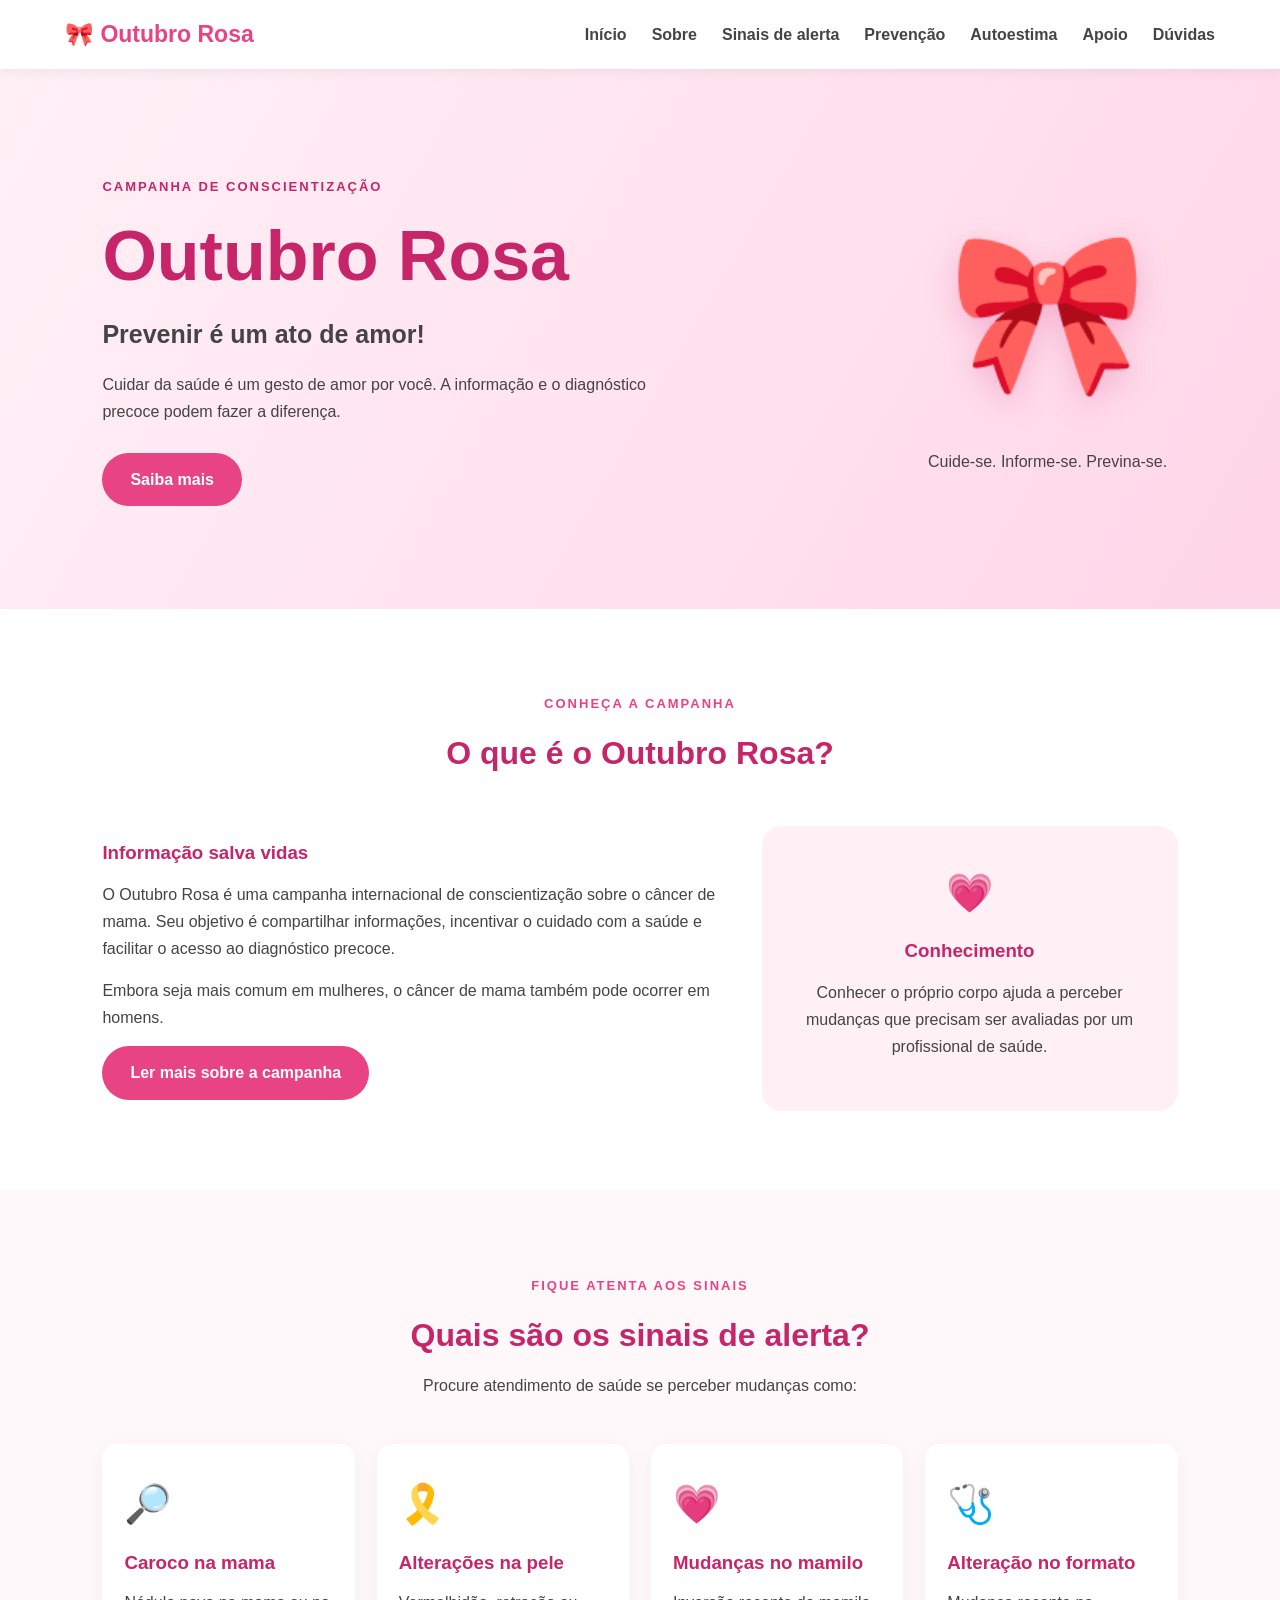
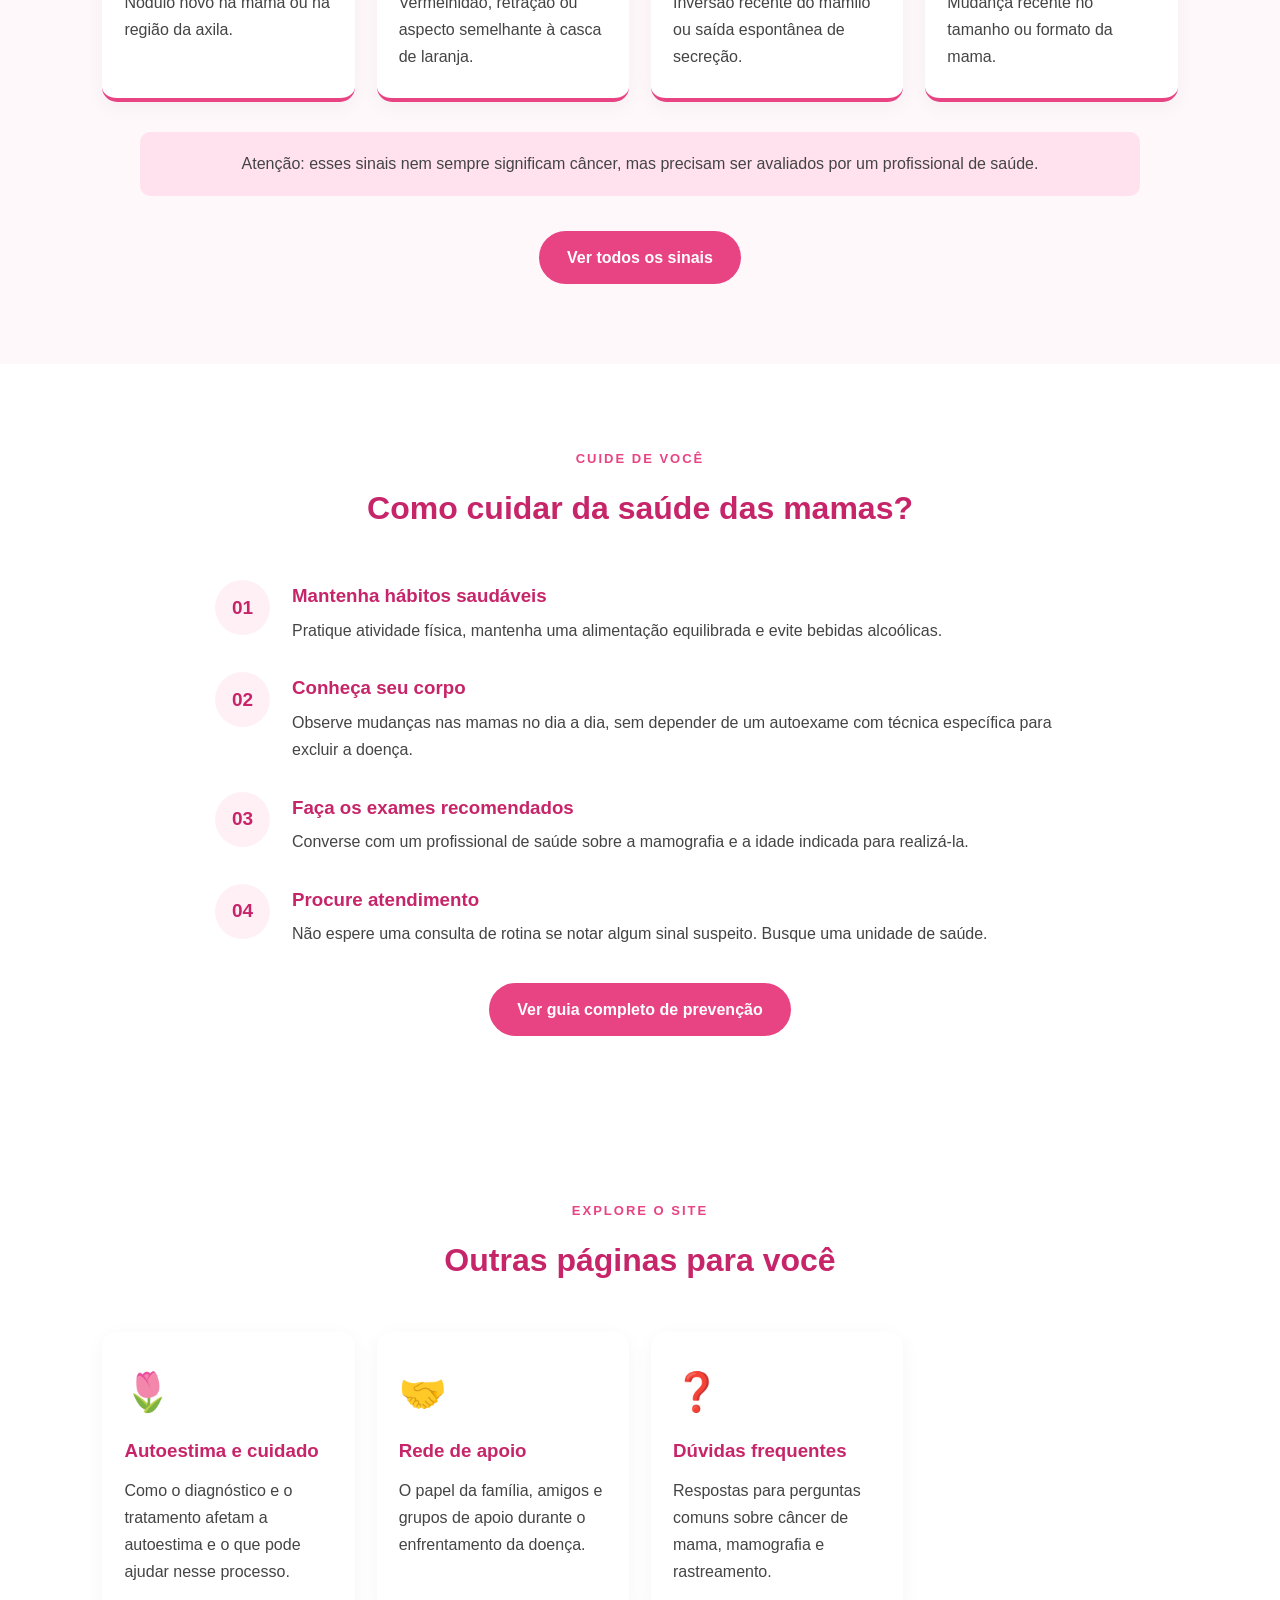
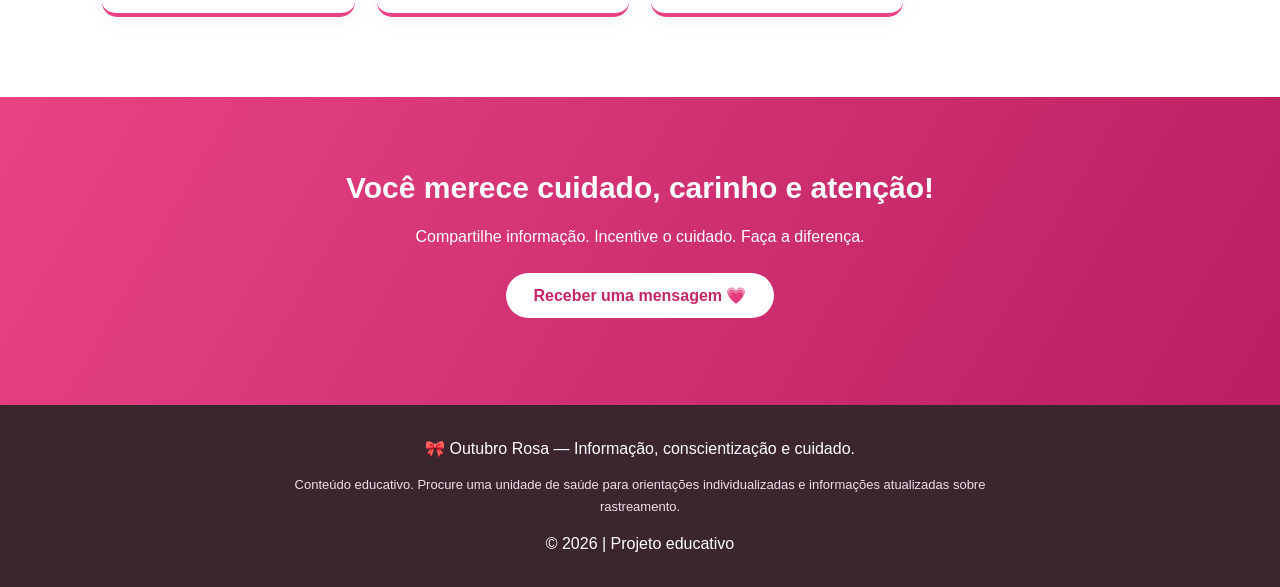
<file: index.html>
<!DOCTYPE html>
<html lang="pt-BR">
<head>
    <meta charset="UTF-8">
    <meta name="viewport" content="width=device-width, initial-scale=1.0, viewport-fit=cover">
    <meta name="description" content="Site informativo sobre a campanha Outubro Rosa e a prevenção do câncer de mama.">
    <title>Outubro Rosa | Previna-se</title>
    <link rel="stylesheet" href="style.css">
</head>
<body>

    <header>
        <nav class="navbar">
            <a href="index.html" class="logo">🎀 Outubro Rosa</a>

            <ul class="menu" id="menu">
                <li><a href="index.html">Início</a></li>
                <li><a href="sobre.html">Sobre</a></li>
                <li><a href="sinais.html">Sinais de alerta</a></li>
                <li><a href="prevencao.html">Prevenção</a></li>
                <li><a href="autoestima.html">Autoestima</a></li>
                <li><a href="apoio.html">Apoio</a></li>
                <li><a href="faq.html">Dúvidas</a></li>
            </ul>

            <button class="menu-btn" id="menuBtn"
                aria-label="Abrir menu" aria-expanded="false">☰</button>
        </nav>
    </header>

    <main>
        <section class="hero" id="inicio">
            <div class="hero-content">
                <span class="tag">CAMPANHA DE CONSCIENTIZAÇÃO</span>
                <h1>Outubro Rosa</h1>
                <h2>Prevenir é um ato de amor!</h2>
                <p>
                    Cuidar da saúde é um gesto de amor por você.
                    A informação e o diagnóstico precoce podem fazer a diferença.
                </p>
                <a href="sobre.html" class="btn">Saiba mais</a>
            </div>

            <div class="hero-image">
                <div class="ribbon">🎀</div>
                <p>Cuide-se. Informe-se. Previna-se.</p>
            </div>
        </section>

        <section class="section" id="sobre">
            <div class="section-title">
                <span>CONHEÇA A CAMPANHA</span>
                <h2>O que é o Outubro Rosa?</h2>
            </div>

            <div class="about-content">
                <div>
                    <h3>Informação salva vidas</h3>
                    <p>
                        O Outubro Rosa é uma campanha internacional de
                        conscientização sobre o câncer de mama. Seu objetivo
                        é compartilhar informações, incentivar o cuidado com
                        a saúde e facilitar o acesso ao diagnóstico precoce.
                    </p>
                    <p>
                        Embora seja mais comum em mulheres, o câncer de mama
                        também pode ocorrer em homens.
                    </p>
                    <a href="sobre.html" class="btn">Ler mais sobre a campanha</a>
                </div>

                <div class="info-card">
                    <span class="card-icon">💗</span>
                    <h3>Conhecimento</h3>
                    <p>Conhecer o próprio corpo ajuda a perceber mudanças
                    que precisam ser avaliadas por um profissional de saúde.</p>
                </div>
            </div>
        </section>

        <section class="section symptoms" id="sintomas">
            <div class="section-title">
                <span>FIQUE ATENTA AOS SINAIS</span>
                <h2>Quais são os sinais de alerta?</h2>
                <p>Procure atendimento de saúde se perceber mudanças como:</p>
            </div>

            <div class="cards">
                <article class="card">
                    <div class="card-icon">🔎</div>
                    <h3>Caroco na mama</h3>
                    <p>Nódulo novo na mama ou na região da axila.</p>
                </article>

                <article class="card">
                    <div class="card-icon">🎗️</div>
                    <h3>Alterações na pele</h3>
                    <p>Vermelhidão, retração ou aspecto semelhante à casca de laranja.</p>
                </article>

                <article class="card">
                    <div class="card-icon">💗</div>
                    <h3>Mudanças no mamilo</h3>
                    <p>Inversão recente do mamilo ou saída espontânea de secreção.</p>
                </article>

                <article class="card">
                    <div class="card-icon">🩺</div>
                    <h3>Alteração no formato</h3>
                    <p>Mudança recente no tamanho ou formato da mama.</p>
                </article>
            </div>

            <p class="notice">
                Atenção: esses sinais nem sempre significam câncer,
                mas precisam ser avaliados por um profissional de saúde.
            </p>

            <div class="center">
                <a href="sinais.html" class="btn">Ver todos os sinais</a>
            </div>
        </section>

        <section class="section prevention" id="prevencao">
            <div class="section-title">
                <span>CUIDE DE VOCÊ</span>
                <h2>Como cuidar da saúde das mamas?</h2>
            </div>

            <div class="prevention-list">
                <div class="prevention-item">
                    <span>01</span>
                    <div>
                        <h3>Mantenha hábitos saudáveis</h3>
                        <p>Pratique atividade física, mantenha uma alimentação
                        equilibrada e evite bebidas alcoólicas.</p>
                    </div>
                </div>

                <div class="prevention-item">
                    <span>02</span>
                    <div>
                        <h3>Conheça seu corpo</h3>
                        <p>Observe mudanças nas mamas no dia a dia, sem depender
                        de um autoexame com técnica específica para excluir a doença.</p>
                    </div>
                </div>

                <div class="prevention-item">
                    <span>03</span>
                    <div>
                        <h3>Faça os exames recomendados</h3>
                        <p>Converse com um profissional de saúde sobre a
                        mamografia e a idade indicada para realizá-la.</p>
                    </div>
                </div>

                <div class="prevention-item">
                    <span>04</span>
                    <div>
                        <h3>Procure atendimento</h3>
                        <p>Não espere uma consulta de rotina se notar algum
                        sinal suspeito. Busque uma unidade de saúde.</p>
                    </div>
                </div>
            </div>

            <div class="center">
                <a href="prevencao.html" class="btn">Ver guia completo de prevenção</a>
            </div>
        </section>

        <section class="section quick-links">
            <div class="section-title">
                <span>EXPLORE O SITE</span>
                <h2>Outras páginas para você</h2>
            </div>

            <div class="cards">
                <a class="card link-card" href="autoestima.html">
                    <div class="card-icon">🌷</div>
                    <h3>Autoestima e cuidado</h3>
                    <p>Como o diagnóstico e o tratamento afetam a autoestima
                    e o que pode ajudar nesse processo.</p>
                </a>

                <a class="card link-card" href="apoio.html">
                    <div class="card-icon">🤝</div>
                    <h3>Rede de apoio</h3>
                    <p>O papel da família, amigos e grupos de apoio durante
                    o enfrentamento da doença.</p>
                </a>

                <a class="card link-card" href="faq.html">
                    <div class="card-icon">❓</div>
                    <h3>Dúvidas frequentes</h3>
                    <p>Respostas para perguntas comuns sobre câncer de mama,
                    mamografia e rastreamento.</p>
                </a>
            </div>
        </section>

        <section class="message">
            <h2>Você merece cuidado, carinho e atenção!</h2>
            <p>Compartilhe informação. Incentive o cuidado. Faça a diferença.</p>
            <button class="btn btn-light" id="messageBtn">
                Receber uma mensagem 💗
            </button>
            <p id="mensagem" class="mensagem" aria-live="polite"></p>
        </section>
    </main>

    <footer>
        <p>🎀 Outubro Rosa — Informação, conscientização e cuidado.</p>
        <p class="footer-small">
            Conteúdo educativo. Procure uma unidade de saúde para orientações
            individualizadas e informações atualizadas sobre rastreamento.
        </p>
        <p>&copy; <span id="ano"></span> | Projeto educativo</p>
    </footer>

    <script src="script.js"></script>
</body>
</html>
</file>
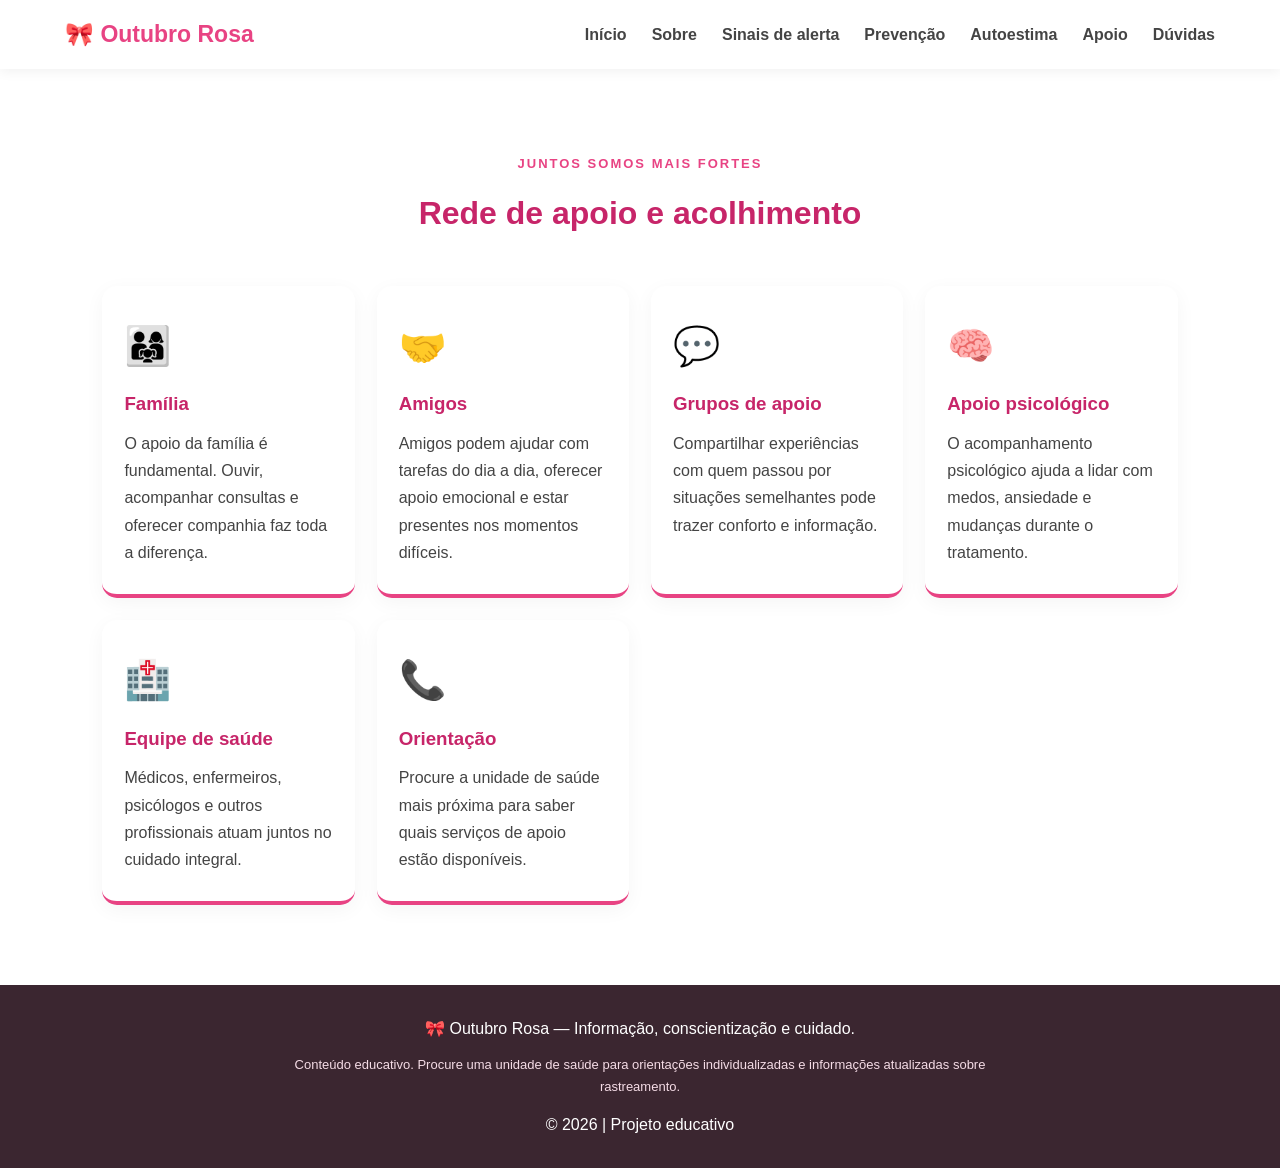
<file: apoio.html>
<!DOCTYPE html>
<html lang="pt-BR">
<head>
    <meta charset="UTF-8">
    <meta name="viewport" content="width=device-width, initial-scale=1.0, viewport-fit=cover">
    <title>Rede de apoio | Outubro Rosa</title>
    <link rel="stylesheet" href="style.css">
</head>
<body>
    <header>
        <nav class="navbar">
            <a href="index.html" class="logo">🎀 Outubro Rosa</a>
            <ul class="menu" id="menu">
                <li><a href="index.html">Início</a></li>
                <li><a href="sobre.html">Sobre</a></li>
                <li><a href="sinais.html">Sinais de alerta</a></li>
                <li><a href="prevencao.html">Prevenção</a></li>
                <li><a href="autoestima.html">Autoestima</a></li>
                <li><a href="apoio.html">Apoio</a></li>
                <li><a href="faq.html">Dúvidas</a></li>
            </ul>
            <button class="menu-btn" id="menuBtn" aria-label="Abrir menu" aria-expanded="false">☰</button>
        </nav>
    </header>

    <main>
        <section class="section">
            <div class="section-title">
                <span>JUNTOS SOMOS MAIS FORTES</span>
                <h2>Rede de apoio e acolhimento</h2>
            </div>

            <div class="cards">
                <article class="card">
                    <div class="card-icon">👨‍👩‍👧</div>
                    <h3>Família</h3>
                    <p>O apoio da família é fundamental. Ouvir, acompanhar
                    consultas e oferecer companhia faz toda a diferença.</p>
                </article>

                <article class="card">
                    <div class="card-icon">🤝</div>
                    <h3>Amigos</h3>
                    <p>Amigos podem ajudar com tarefas do dia a dia, oferecer
                    apoio emocional e estar presentes nos momentos difíceis.</p>
                </article>

                <article class="card">
                    <div class="card-icon">💬</div>
                    <h3>Grupos de apoio</h3>
                    <p>Compartilhar experiências com quem passou por situações
                    semelhantes pode trazer conforto e informação.</p>
                </article>

                <article class="card">
                    <div class="card-icon">🧠</div>
                    <h3>Apoio psicológico</h3>
                    <p>O acompanhamento psicológico ajuda a lidar com medos,
                    ansiedade e mudanças durante o tratamento.</p>
                </article>

                <article class="card">
                    <div class="card-icon">🏥</div>
                    <h3>Equipe de saúde</h3>
                    <p>Médicos, enfermeiros, psicólogos e outros profissionais
                    atuam juntos no cuidado integral.</p>
                </article>

                <article class="card">
                    <div class="card-icon">📞</div>
                    <h3>Orientação</h3>
                    <p>Procure a unidade de saúde mais próxima para saber
                    quais serviços de apoio estão disponíveis.</p>
                </article>
            </div>
        </section>
    </main>

    <footer>
        <p>🎀 Outubro Rosa — Informação, conscientização e cuidado.</p>
        <p class="footer-small">
            Conteúdo educativo. Procure uma unidade de saúde para orientações
            individualizadas e informações atualizadas sobre rastreamento.
        </p>
        <p>&copy; <span id="ano"></span> | Projeto educativo</p>
    </footer>

    <script src="script.js"></script>
</body>
</html>
</file>
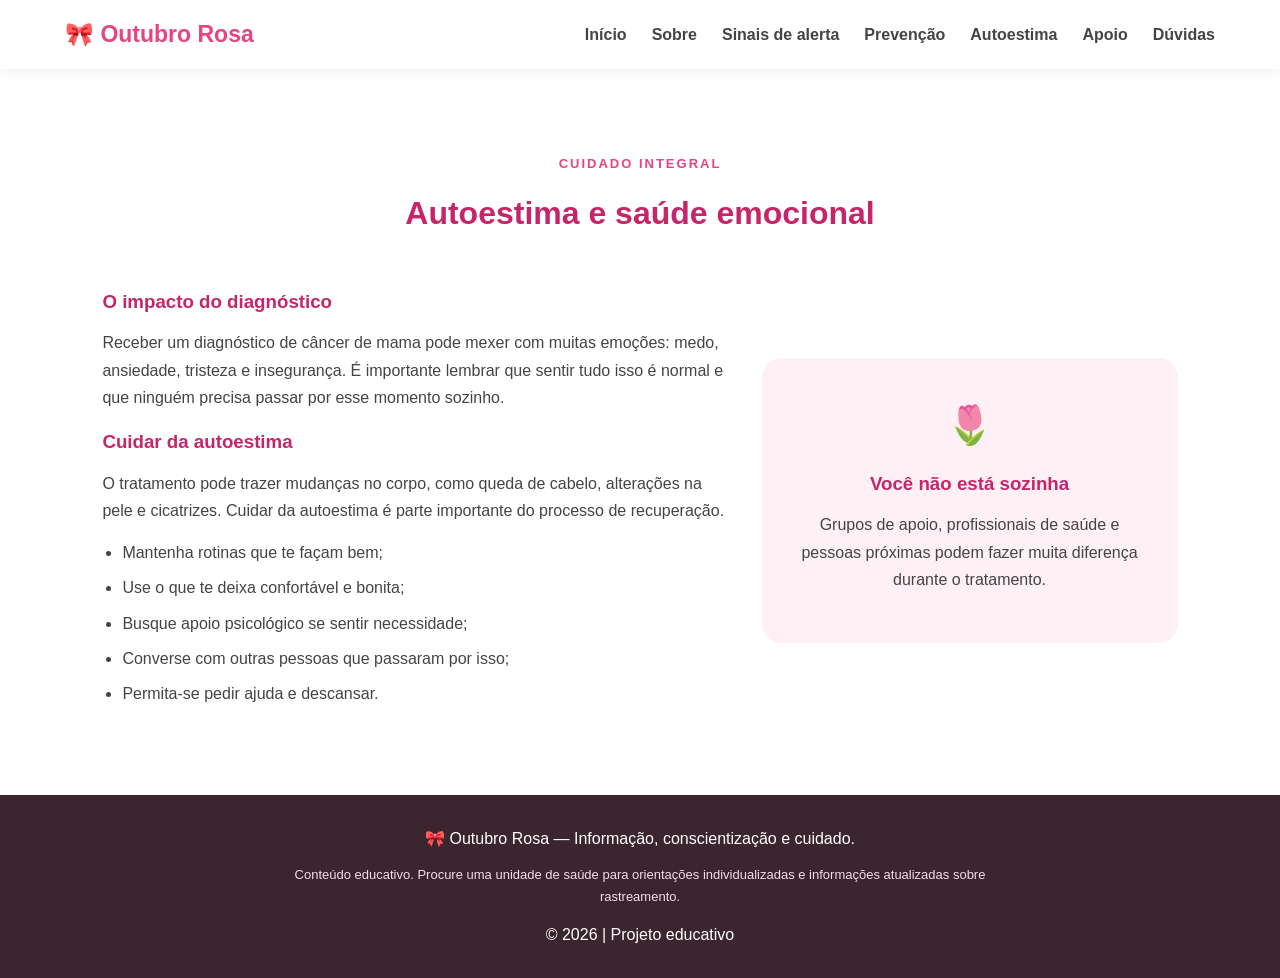
<file: autoestima.html>
<!DOCTYPE html>
<html lang="pt-BR">
<head>
    <meta charset="UTF-8">
    <meta name="viewport" content="width=device-width, initial-scale=1.0, viewport-fit=cover">
    <title>Autoestima e cuidado | Outubro Rosa</title>
    <link rel="stylesheet" href="style.css">
</head>
<body>
    <header>
        <nav class="navbar">
            <a href="index.html" class="logo">🎀 Outubro Rosa</a>
            <ul class="menu" id="menu">
                <li><a href="index.html">Início</a></li>
                <li><a href="sobre.html">Sobre</a></li>
                <li><a href="sinais.html">Sinais de alerta</a></li>
                <li><a href="prevencao.html">Prevenção</a></li>
                <li><a href="autoestima.html">Autoestima</a></li>
                <li><a href="apoio.html">Apoio</a></li>
                <li><a href="faq.html">Dúvidas</a></li>
            </ul>
            <button class="menu-btn" id="menuBtn" aria-label="Abrir menu" aria-expanded="false">☰</button>
        </nav>
    </header>

    <main>
        <section class="section">
            <div class="section-title">
                <span>CUIDADO INTEGRAL</span>
                <h2>Autoestima e saúde emocional</h2>
            </div>

            <div class="about-content">
                <div>
                    <h3>O impacto do diagnóstico</h3>
                    <p>
                        Receber um diagnóstico de câncer de mama pode mexer com
                        muitas emoções: medo, ansiedade, tristeza e insegurança.
                        É importante lembrar que sentir tudo isso é normal e que
                        ninguém precisa passar por esse momento sozinho.
                    </p>

                    <h3>Cuidar da autoestima</h3>
                    <p>
                        O tratamento pode trazer mudanças no corpo, como queda
                        de cabelo, alterações na pele e cicatrizes. Cuidar da
                        autoestima é parte importante do processo de recuperação.
                    </p>

                    <ul class="list">
                        <li>Mantenha rotinas que te façam bem;</li>
                        <li>Use o que te deixa confortável e bonita;</li>
                        <li>Busque apoio psicológico se sentir necessidade;</li>
                        <li>Converse com outras pessoas que passaram por isso;</li>
                        <li>Permita-se pedir ajuda e descansar.</li>
                    </ul>
                </div>

                <div class="info-card">
                    <span class="card-icon">🌷</span>
                    <h3>Você não está sozinha</h3>
                    <p>
                        Grupos de apoio, profissionais de saúde e pessoas próximas
                        podem fazer muita diferença durante o tratamento.
                    </p>
                </div>
            </div>
        </section>
    </main>

    <footer>
        <p>🎀 Outubro Rosa — Informação, conscientização e cuidado.</p>
        <p class="footer-small">
            Conteúdo educativo. Procure uma unidade de saúde para orientações
            individualizadas e informações atualizadas sobre rastreamento.
        </p>
        <p>&copy; <span id="ano"></span> | Projeto educativo</p>
    </footer>

    <script src="script.js"></script>
</body>
</html>
</file>
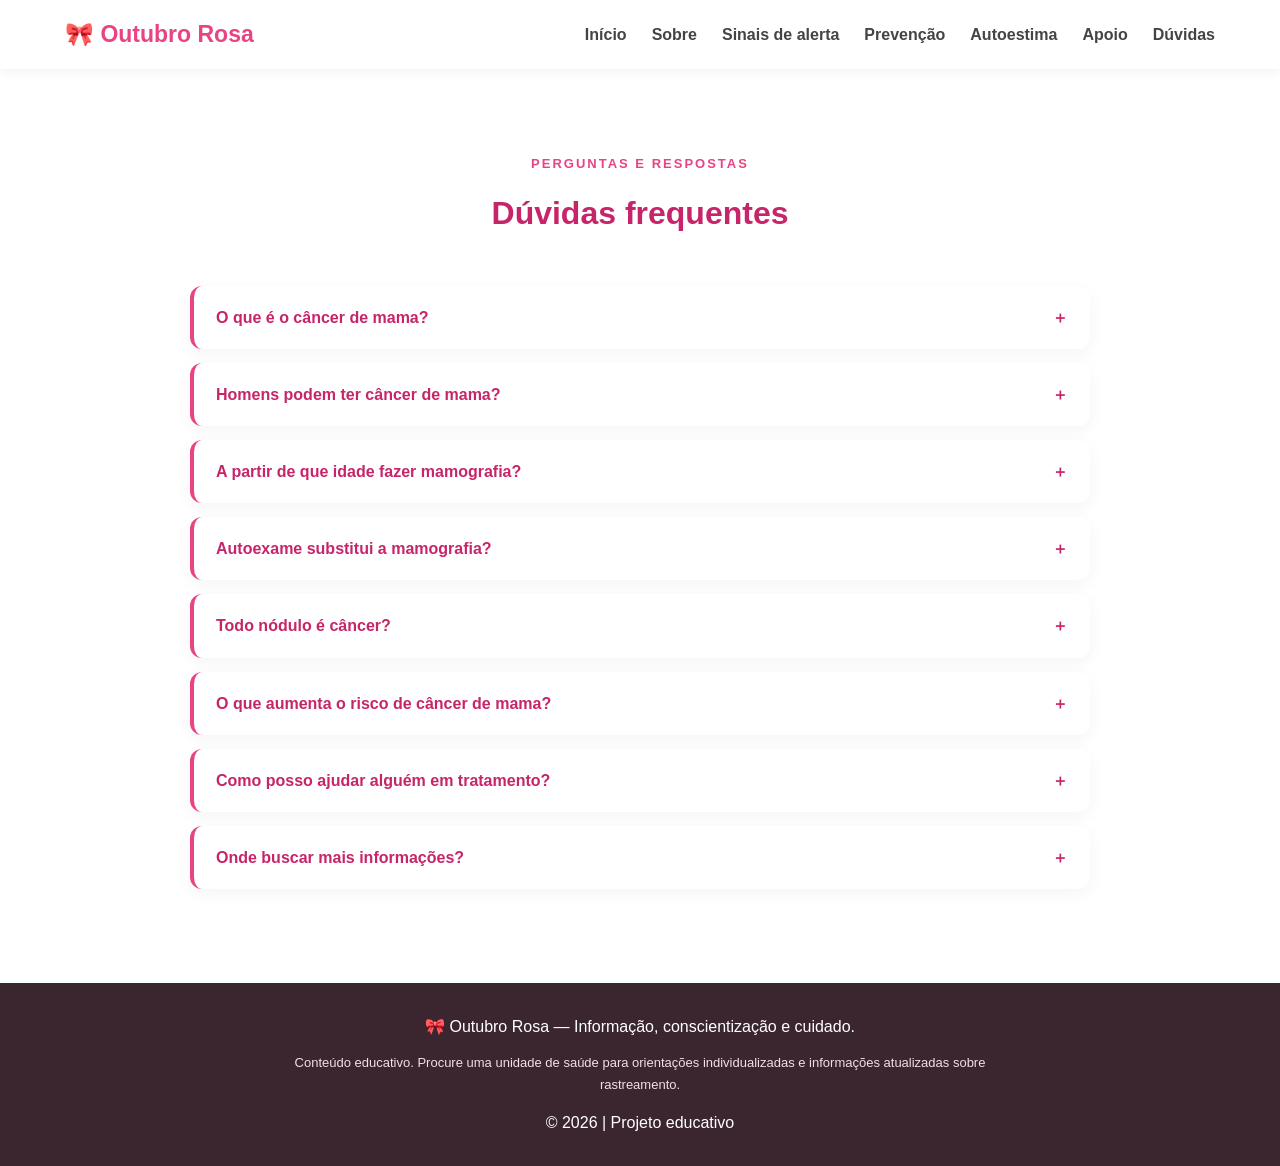
<file: faq.html>
<!DOCTYPE html>
<html lang="pt-BR">
<head>
    <meta charset="UTF-8">
    <meta name="viewport" content="width=device-width, initial-scale=1.0, viewport-fit=cover">
    <title>Dúvidas frequentes | Outubro Rosa</title>
    <link rel="stylesheet" href="style.css">
</head>
<body>
    <header>
        <nav class="navbar">
            <a href="index.html" class="logo">🎀 Outubro Rosa</a>
            <ul class="menu" id="menu">
                <li><a href="index.html">Início</a></li>
                <li><a href="sobre.html">Sobre</a></li>
                <li><a href="sinais.html">Sinais de alerta</a></li>
                <li><a href="prevencao.html">Prevenção</a></li>
                <li><a href="autoestima.html">Autoestima</a></li>
                <li><a href="apoio.html">Apoio</a></li>
                <li><a href="faq.html">Dúvidas</a></li>
            </ul>
            <button class="menu-btn" id="menuBtn" aria-label="Abrir menu" aria-expanded="false">☰</button>
        </nav>
    </header>

    <main>
        <section class="section">
            <div class="section-title">
                <span>PERGUNTAS E RESPOSTAS</span>
                <h2>Dúvidas frequentes</h2>
            </div>

            <div class="faq">
                <details>
                    <summary>O que é o câncer de mama?</summary>
                    <p>É um tumor que se desenvolve a partir de células da mama.
                    Pode ter diferentes tipos e comportamentos, por isso o
                    diagnóstico e o tratamento são individualizados.</p>
                </details>

                <details>
                    <summary>Homens podem ter câncer de mama?</summary>
                    <p>Sim, embora seja mais raro. Homens também devem ficar
                    atentos a nódulos, alterações na pele e no mamilo.</p>
                </details>

                <details>
                    <summary>A partir de que idade fazer mamografia?</summary>
                    <p>A recomendação pode variar conforme o país e o histórico
                    de cada pessoa. Converse com um profissional de saúde para
                    saber a idade e a periodicidade indicadas para você.</p>
                </details>

                <details>
                    <summary>Autoexame substitui a mamografia?</summary>
                    <p>Não. O autoexame ajuda a conhecer o próprio corpo, mas
                    não substitui exames clínicos e de imagem quando indicados.</p>
                </details>

                <details>
                    <summary>Todo nódulo é câncer?</summary>
                    <p>Não. A maioria dos nódulos é benigna. Ainda assim, todo
                    nódulo novo deve ser avaliado por um profissional de saúde.</p>
                </details>

                <details>
                    <summary>O que aumenta o risco de câncer de mama?</summary>
                    <p>Fatores como idade, histórico familiar, fatores hormonais,
                    consumo de álcool, obesidade e sedentarismo podem influenciar
                    o risco. Cada caso deve ser avaliado individualmente.</p>
                </details>

                <details>
                    <summary>Como posso ajudar alguém em tratamento?</summary>
                    <p>Ofereça companhia, ouça sem julgar, ajude com tarefas
                    práticas e incentive o autocuidado. Pequenos gestos fazem
                    muita diferença.</p>
                </details>

                <details>
                    <summary>Onde buscar mais informações?</summary>
                    <p>Procure a unidade de saúde mais próxima, converse com
                    profissionais de confiança e busque materiais de fontes
                    oficiais e atualizadas.</p>
                </details>
            </div>
        </section>
    </main>

    <footer>
        <p>🎀 Outubro Rosa — Informação, conscientização e cuidado.</p>
        <p class="footer-small">
            Conteúdo educativo. Procure uma unidade de saúde para orientações
            individualizadas e informações atualizadas sobre rastreamento.
        </p>
        <p>&copy; <span id="ano"></span> | Projeto educativo</p>
    </footer>

    <script src="script.js"></script>
</body>
</html>
</file>
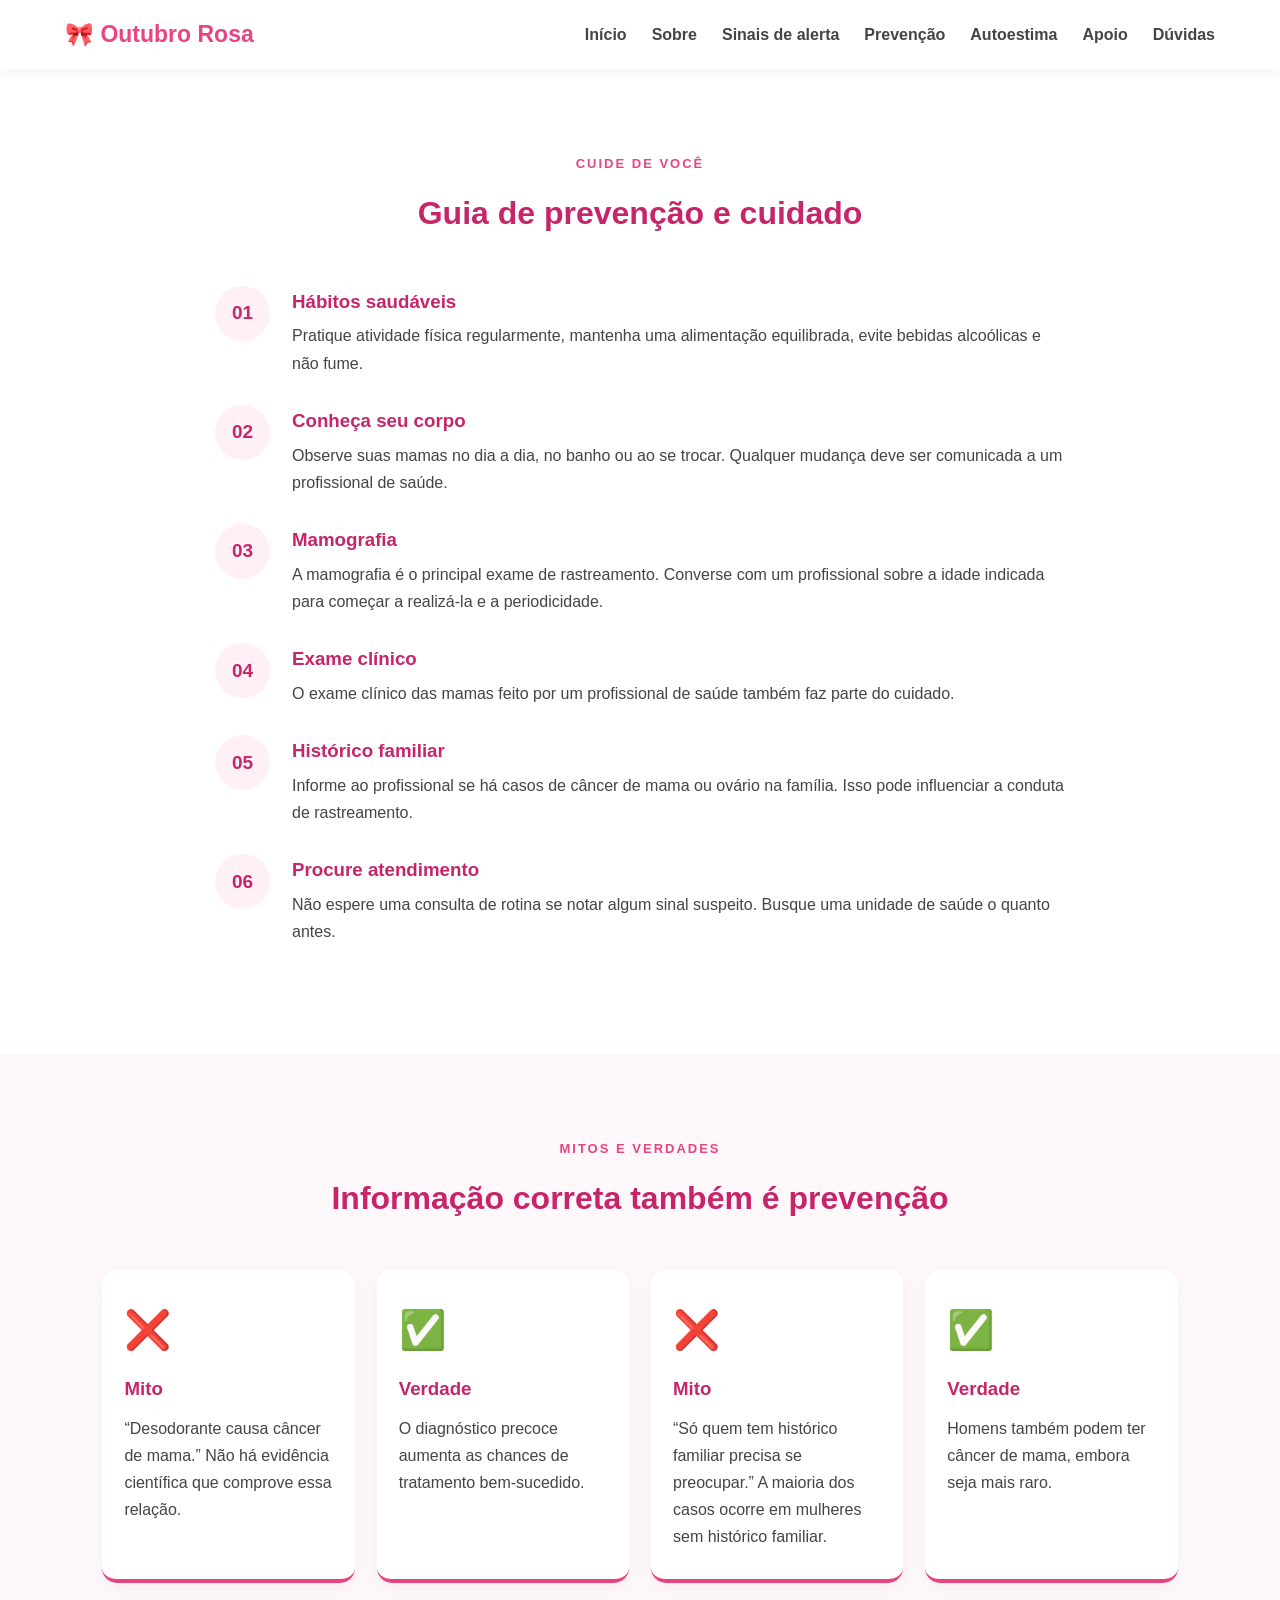
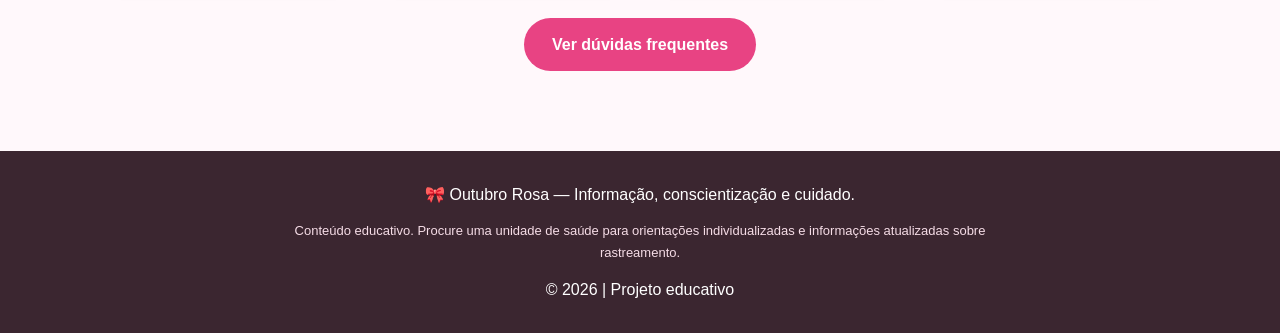
<file: prevencao.html>
<!DOCTYPE html>
<html lang="pt-BR">
<head>
    <meta charset="UTF-8">
    <meta name="viewport" content="width=device-width, initial-scale=1.0, viewport-fit=cover">
    <title>Prevenção | Outubro Rosa</title>
    <link rel="stylesheet" href="style.css">
</head>
<body>
    <header>
        <nav class="navbar">
            <a href="index.html" class="logo">🎀 Outubro Rosa</a>
            <ul class="menu" id="menu">
                <li><a href="index.html">Início</a></li>
                <li><a href="sobre.html">Sobre</a></li>
                <li><a href="sinais.html">Sinais de alerta</a></li>
                <li><a href="prevencao.html">Prevenção</a></li>
                <li><a href="autoestima.html">Autoestima</a></li>
                <li><a href="apoio.html">Apoio</a></li>
                <li><a href="faq.html">Dúvidas</a></li>
            </ul>
            <button class="menu-btn" id="menuBtn" aria-label="Abrir menu" aria-expanded="false">☰</button>
        </nav>
    </header>

    <main>
        <section class="section">
            <div class="section-title">
                <span>CUIDE DE VOCÊ</span>
                <h2>Guia de prevenção e cuidado</h2>
            </div>

            <div class="prevention-list">
                <div class="prevention-item">
                    <span>01</span>
                    <div>
                        <h3>Hábitos saudáveis</h3>
                        <p>Pratique atividade física regularmente, mantenha uma
                        alimentação equilibrada, evite bebidas alcoólicas e
                        não fume.</p>
                    </div>
                </div>

                <div class="prevention-item">
                    <span>02</span>
                    <div>
                        <h3>Conheça seu corpo</h3>
                        <p>Observe suas mamas no dia a dia, no banho ou ao se
                        trocar. Qualquer mudança deve ser comunicada a um
                        profissional de saúde.</p>
                    </div>
                </div>

                <div class="prevention-item">
                    <span>03</span>
                    <div>
                        <h3>Mamografia</h3>
                        <p>A mamografia é o principal exame de rastreamento.
                        Converse com um profissional sobre a idade indicada
                        para começar a realizá-la e a periodicidade.</p>
                    </div>
                </div>

                <div class="prevention-item">
                    <span>04</span>
                    <div>
                        <h3>Exame clínico</h3>
                        <p>O exame clínico das mamas feito por um profissional
                        de saúde também faz parte do cuidado.</p>
                    </div>
                </div>

                <div class="prevention-item">
                    <span>05</span>
                    <div>
                        <h3>Histórico familiar</h3>
                        <p>Informe ao profissional se há casos de câncer de
                        mama ou ovário na família. Isso pode influenciar a
                        conduta de rastreamento.</p>
                    </div>
                </div>

                <div class="prevention-item">
                    <span>06</span>
                    <div>
                        <h3>Procure atendimento</h3>
                        <p>Não espere uma consulta de rotina se notar algum
                        sinal suspeito. Busque uma unidade de saúde o quanto antes.</p>
                    </div>
                </div>
            </div>
        </section>

        <section class="section symptoms">
            <div class="section-title">
                <span>MITOS E VERDADES</span>
                <h2>Informação correta também é prevenção</h2>
            </div>

            <div class="cards">
                <article class="card">
                    <div class="card-icon">❌</div>
                    <h3>Mito</h3>
                    <p>“Desodorante causa câncer de mama.” Não há evidência
                    científica que comprove essa relação.</p>
                </article>

                <article class="card">
                    <div class="card-icon">✅</div>
                    <h3>Verdade</h3>
                    <p>O diagnóstico precoce aumenta as chances de tratamento
                    bem-sucedido.</p>
                </article>

                <article class="card">
                    <div class="card-icon">❌</div>
                    <h3>Mito</h3>
                    <p>“Só quem tem histórico familiar precisa se preocupar.”
                    A maioria dos casos ocorre em mulheres sem histórico familiar.</p>
                </article>

                <article class="card">
                    <div class="card-icon">✅</div>
                    <h3>Verdade</h3>
                    <p>Homens também podem ter câncer de mama, embora seja
                    mais raro.</p>
                </article>
            </div>

            <div class="center">
                <a href="faq.html" class="btn">Ver dúvidas frequentes</a>
            </div>
        </section>
    </main>

    <footer>
        <p>🎀 Outubro Rosa — Informação, conscientização e cuidado.</p>
        <p class="footer-small">
            Conteúdo educativo. Procure uma unidade de saúde para orientações
            individualizadas e informações atualizadas sobre rastreamento.
        </p>
        <p>&copy; <span id="ano"></span> | Projeto educativo</p>
    </footer>

    <script src="script.js"></script>
</body>
</html>
</file>
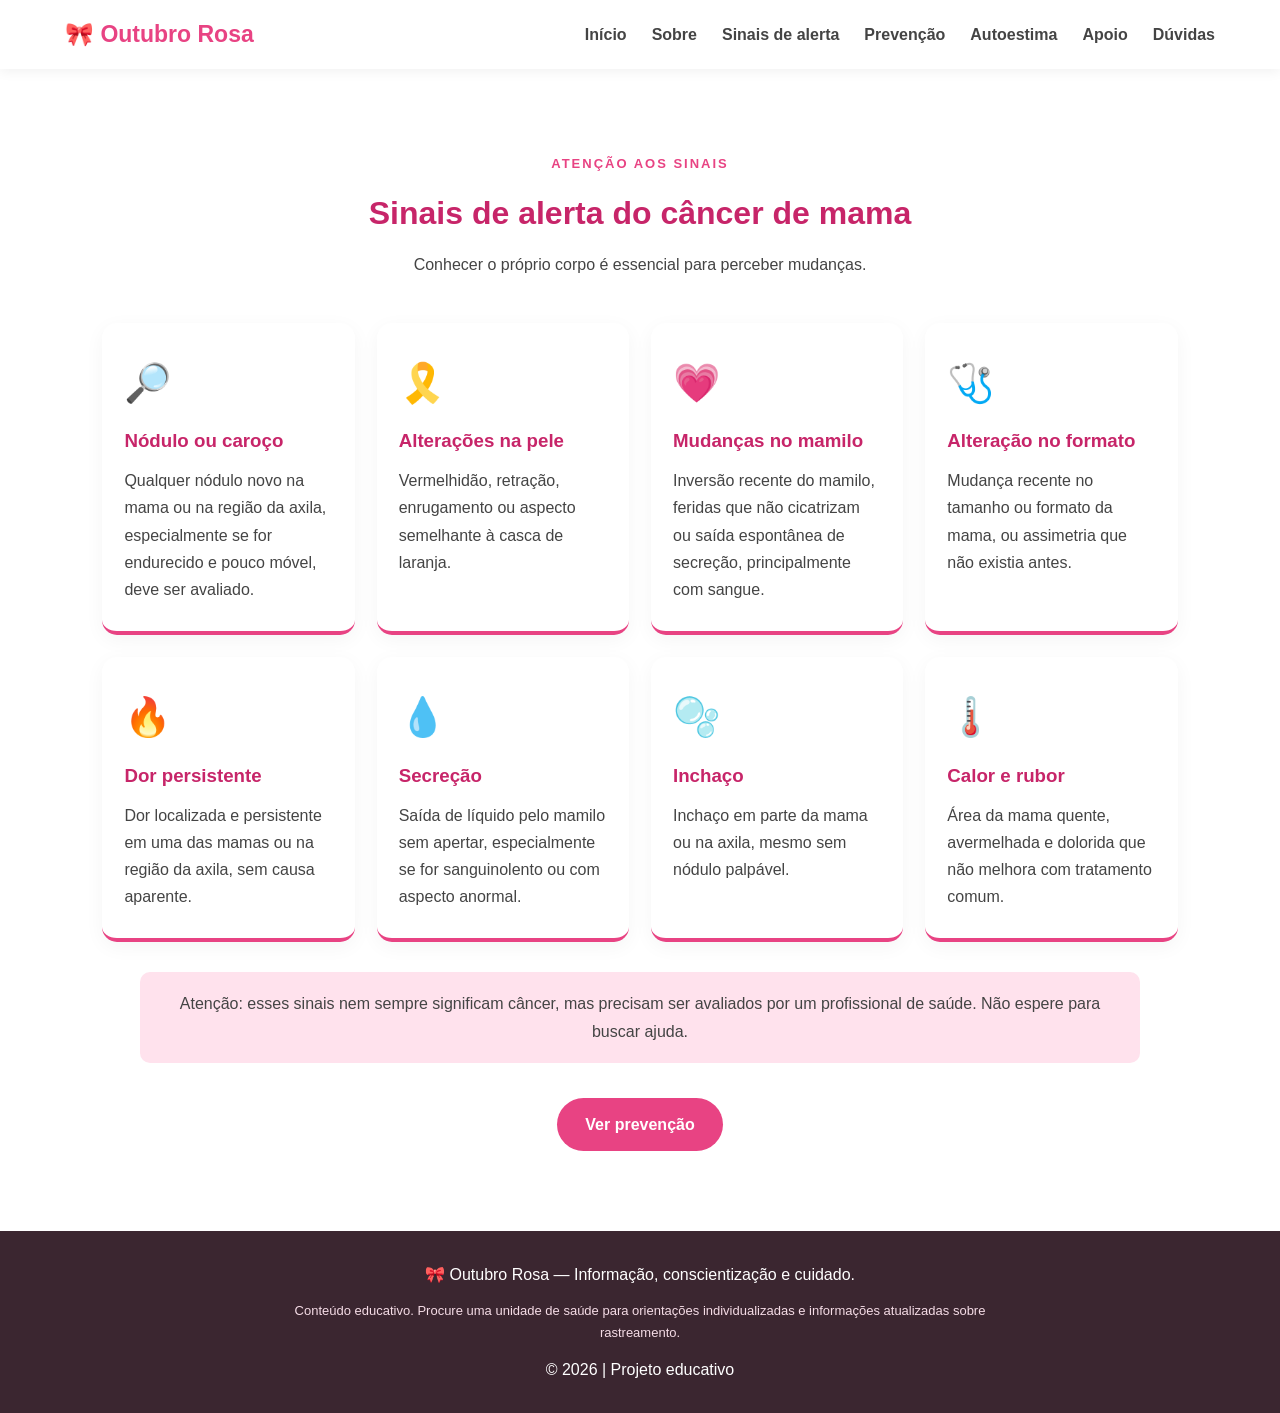
<file: sinais.html>
<!DOCTYPE html>
<html lang="pt-BR">
<head>
    <meta charset="UTF-8">
    <meta name="viewport" content="width=device-width, initial-scale=1.0, viewport-fit=cover">
    <title>Sinais de alerta | Outubro Rosa</title>
    <link rel="stylesheet" href="style.css">
</head>
<body>
    <header>
        <nav class="navbar">
            <a href="index.html" class="logo">🎀 Outubro Rosa</a>
            <ul class="menu" id="menu">
                <li><a href="index.html">Início</a></li>
                <li><a href="sobre.html">Sobre</a></li>
                <li><a href="sinais.html">Sinais de alerta</a></li>
                <li><a href="prevencao.html">Prevenção</a></li>
                <li><a href="autoestima.html">Autoestima</a></li>
                <li><a href="apoio.html">Apoio</a></li>
                <li><a href="faq.html">Dúvidas</a></li>
            </ul>
            <button class="menu-btn" id="menuBtn" aria-label="Abrir menu" aria-expanded="false">☰</button>
        </nav>
    </header>

    <main>
        <section class="section">
            <div class="section-title">
                <span>ATENÇÃO AOS SINAIS</span>
                <h2>Sinais de alerta do câncer de mama</h2>
                <p>Conhecer o próprio corpo é essencial para perceber mudanças.</p>
            </div>

            <div class="cards">
                <article class="card">
                    <div class="card-icon">🔎</div>
                    <h3>Nódulo ou caroço</h3>
                    <p>Qualquer nódulo novo na mama ou na região da axila,
                    especialmente se for endurecido e pouco móvel, deve ser avaliado.</p>
                </article>

                <article class="card">
                    <div class="card-icon">🎗️</div>
                    <h3>Alterações na pele</h3>
                    <p>Vermelhidão, retração, enrugamento ou aspecto semelhante
                    à casca de laranja.</p>
                </article>

                <article class="card">
                    <div class="card-icon">💗</div>
                    <h3>Mudanças no mamilo</h3>
                    <p>Inversão recente do mamilo, feridas que não cicatrizam
                    ou saída espontânea de secreção, principalmente com sangue.</p>
                </article>

                <article class="card">
                    <div class="card-icon">🩺</div>
                    <h3>Alteração no formato</h3>
                    <p>Mudança recente no tamanho ou formato da mama,
                    ou assimetria que não existia antes.</p>
                </article>

                <article class="card">
                    <div class="card-icon">🔥</div>
                    <h3>Dor persistente</h3>
                    <p>Dor localizada e persistente em uma das mamas ou
                    na região da axila, sem causa aparente.</p>
                </article>

                <article class="card">
                    <div class="card-icon">💧</div>
                    <h3>Secreção</h3>
                    <p>Saída de líquido pelo mamilo sem apertar, especialmente
                    se for sanguinolento ou com aspecto anormal.</p>
                </article>

                <article class="card">
                    <div class="card-icon">🫧</div>
                    <h3>Inchaço</h3>
                    <p>Inchaço em parte da mama ou na axila, mesmo sem nódulo
                    palpável.</p>
                </article>

                <article class="card">
                    <div class="card-icon">🌡️</div>
                    <h3>Calor e rubor</h3>
                    <p>Área da mama quente, avermelhada e dolorida que não
                    melhora com tratamento comum.</p>
                </article>
            </div>

            <p class="notice">
                Atenção: esses sinais nem sempre significam câncer, mas precisam
                ser avaliados por um profissional de saúde. Não espere para buscar ajuda.
            </p>

            <div class="center">
                <a href="prevencao.html" class="btn">Ver prevenção</a>
            </div>
        </section>
    </main>

    <footer>
        <p>🎀 Outubro Rosa — Informação, conscientização e cuidado.</p>
        <p class="footer-small">
            Conteúdo educativo. Procure uma unidade de saúde para orientações
            individualizadas e informações atualizadas sobre rastreamento.
        </p>
        <p>&copy; <span id="ano"></span> | Projeto educativo</p>
    </footer>

    <script src="script.js"></script>
</body>
</html>
</file>
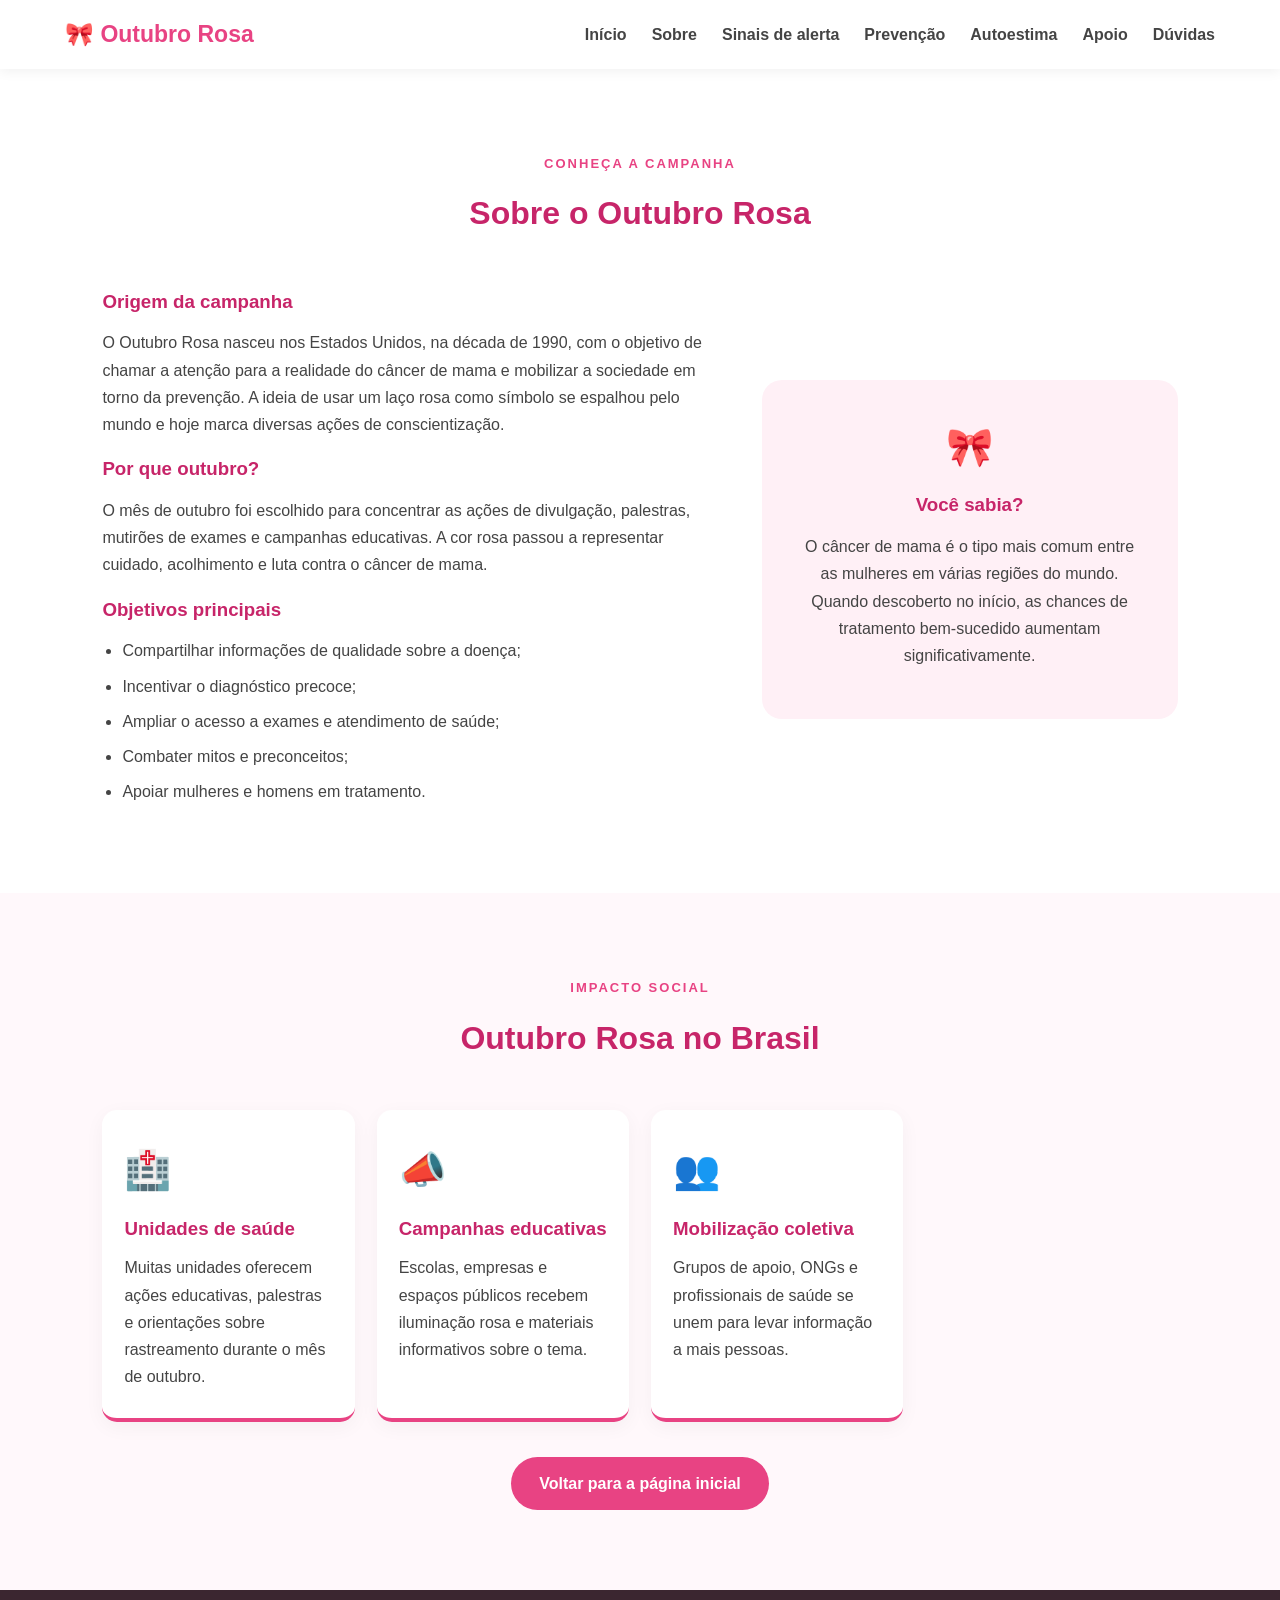
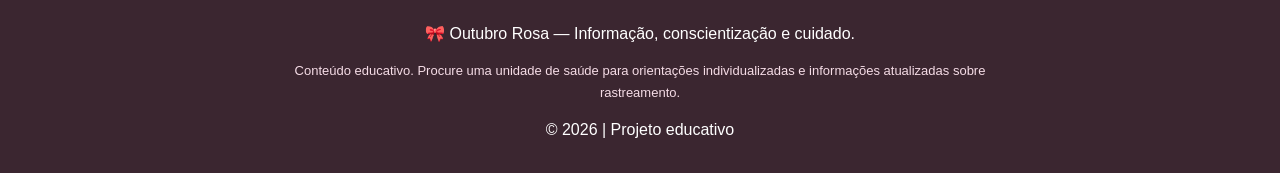
<file: sobre.html>
<!DOCTYPE html>
<html lang="pt-BR">
<head>
    <meta charset="UTF-8">
    <meta name="viewport" content="width=device-width, initial-scale=1.0, viewport-fit=cover">
    <title>Sobre o Outubro Rosa | Outubro Rosa</title>
    <link rel="stylesheet" href="style.css">
</head>
<body>
    <header>
        <nav class="navbar">
            <a href="index.html" class="logo">🎀 Outubro Rosa</a>
            <ul class="menu" id="menu">
                <li><a href="index.html">Início</a></li>
                <li><a href="sobre.html">Sobre</a></li>
                <li><a href="sinais.html">Sinais de alerta</a></li>
                <li><a href="prevencao.html">Prevenção</a></li>
                <li><a href="autoestima.html">Autoestima</a></li>
                <li><a href="apoio.html">Apoio</a></li>
                <li><a href="faq.html">Dúvidas</a></li>
            </ul>
            <button class="menu-btn" id="menuBtn" aria-label="Abrir menu" aria-expanded="false">☰</button>
        </nav>
    </header>

    <main>
        <section class="section">
            <div class="section-title">
                <span>CONHEÇA A CAMPANHA</span>
                <h2>Sobre o Outubro Rosa</h2>
            </div>

            <div class="about-content">
                <div>
                    <h3>Origem da campanha</h3>
                    <p>
                        O Outubro Rosa nasceu nos Estados Unidos, na década de 1990,
                        com o objetivo de chamar a atenção para a realidade do câncer
                        de mama e mobilizar a sociedade em torno da prevenção.
                        A ideia de usar um laço rosa como símbolo se espalhou pelo
                        mundo e hoje marca diversas ações de conscientização.
                    </p>

                    <h3>Por que outubro?</h3>
                    <p>
                        O mês de outubro foi escolhido para concentrar as ações
                        de divulgação, palestras, mutirões de exames e campanhas
                        educativas. A cor rosa passou a representar cuidado,
                        acolhimento e luta contra o câncer de mama.
                    </p>

                    <h3>Objetivos principais</h3>
                    <ul class="list">
                        <li>Compartilhar informações de qualidade sobre a doença;</li>
                        <li>Incentivar o diagnóstico precoce;</li>
                        <li>Ampliar o acesso a exames e atendimento de saúde;</li>
                        <li>Combater mitos e preconceitos;</li>
                        <li>Apoiar mulheres e homens em tratamento.</li>
                    </ul>
                </div>

                <div class="info-card">
                    <span class="card-icon">🎀</span>
                    <h3>Você sabia?</h3>
                    <p>
                        O câncer de mama é o tipo mais comum entre as mulheres
                        em várias regiões do mundo. Quando descoberto no início,
                        as chances de tratamento bem-sucedido aumentam
                        significativamente.
                    </p>
                </div>
            </div>
        </section>

        <section class="section symptoms">
            <div class="section-title">
                <span>IMPACTO SOCIAL</span>
                <h2>Outubro Rosa no Brasil</h2>
            </div>

            <div class="cards">
                <article class="card">
                    <div class="card-icon">🏥</div>
                    <h3>Unidades de saúde</h3>
                    <p>Muitas unidades oferecem ações educativas, palestras e
                    orientações sobre rastreamento durante o mês de outubro.</p>
                </article>

                <article class="card">
                    <div class="card-icon">📣</div>
                    <h3>Campanhas educativas</h3>
                    <p>Escolas, empresas e espaços públicos recebem iluminação
                    rosa e materiais informativos sobre o tema.</p>
                </article>

                <article class="card">
                    <div class="card-icon">👥</div>
                    <h3>Mobilização coletiva</h3>
                    <p>Grupos de apoio, ONGs e profissionais de saúde se unem
                    para levar informação a mais pessoas.</p>
                </article>
            </div>

            <div class="center">
                <a href="index.html" class="btn">Voltar para a página inicial</a>
            </div>
        </section>
    </main>

    <footer>
        <p>🎀 Outubro Rosa — Informação, conscientização e cuidado.</p>
        <p class="footer-small">
            Conteúdo educativo. Procure uma unidade de saúde para orientações
            individualizadas e informações atualizadas sobre rastreamento.
        </p>
        <p>&copy; <span id="ano"></span> | Projeto educativo</p>
    </footer>

    <script src="script.js"></script>
</body>
</html>
</file>
<file: style.css>
/* ============================
   Configurações gerais
   ============================ */
* {
    margin: 0;
    padding: 0;
    box-sizing: border-box;
    scroll-behavior: smooth;
}

:root {
    --rosa: #e84383;
    --rosa-escuro: #c72569;
    --rosa-claro: #fff0f6;
    --branco: #ffffff;
    --texto: #444444;
}

body {
    font-family: Arial, Helvetica, sans-serif;
    color: var(--texto);
    line-height: 1.7;
}

a {
    text-decoration: none;
}

/* ============================
   Cabeçalho e navegação
   ============================ */
header {
    background-color: var(--branco);
    box-shadow: 0 2px 12px #00000010;
    position: sticky;
    top: 0;
    z-index: 100;
}

.navbar {
    max-width: 1200px;
    margin: auto;
    padding: 15px 25px;
    display: flex;
    justify-content: space-between;
    align-items: center;
    flex-wrap: wrap;
}

.logo {
    color: var(--rosa);
    font-size: 23px;
    font-weight: bold;
}

.menu {
    display: flex;
    list-style: none;
    gap: 25px;
}

.menu a {
    color: var(--texto);
    font-weight: bold;
    transition: 0.3s;
}

.menu a:hover {
    color: var(--rosa);
}

.menu-btn {
    display: none;
    border: none;
    background: none;
    font-size: 27px;
    cursor: pointer;
    color: var(--rosa-escuro);
}

/* ============================
   Seção inicial (hero)
   ============================ */
.hero {
    min-height: 540px;
    padding: 70px 8%;
    background: linear-gradient(120deg, #fff0f6, #ffd6e7);
    display: flex;
    align-items: center;
    justify-content: space-between;
    gap: 40px;
}

.hero-content {
    max-width: 600px;
}

.tag {
    color: var(--rosa-escuro);
    font-size: 13px;
    font-weight: bold;
    letter-spacing: 2px;
}

.hero h1 {
    color: var(--rosa-escuro);
    font-size: clamp(42px, 6vw, 70px);
    line-height: 1.2;
    margin: 15px 0;
}

.hero h2 {
    font-size: 25px;
    margin-bottom: 15px;
}

.hero p {
    margin-bottom: 28px;
}

.btn {
    display: inline-block;
    padding: 13px 28px;
    background: var(--rosa);
    color: var(--branco);
    border: none;
    border-radius: 30px;
    font-size: 16px;
    font-weight: bold;
    cursor: pointer;
    transition: 0.3s;
    text-align: center;
}

.btn:hover {
    background: var(--rosa-escuro);
    transform: translateY(-2px);
}

.hero-image {
    min-width: 260px;
    text-align: center;
}

.ribbon {
    font-size: 160px;
    filter: drop-shadow(0 10px 15px #d6338440);
}

/* ============================
   Seções genéricas
   ============================ */
.section {
    padding: 80px 8%;
    max-width: 1400px;
    margin: auto;
}

.section-title {
    text-align: center;
    margin-bottom: 45px;
}

.section-title span {
    color: var(--rosa);
    font-size: 13px;
    font-weight: bold;
    letter-spacing: 2px;
}

.section-title h2 {
    color: var(--rosa-escuro);
    font-size: 32px;
    margin: 10px 0;
}

/* ============================
   Bloco "Sobre" / conteúdo em duas colunas
   ============================ */
.about-content {
    display: grid;
    grid-template-columns: 1.5fr 1fr;
    gap: 35px;
    align-items: center;
}

.about-content h3 {
    margin-bottom: 12px;
    color: var(--rosa-escuro);
}

.about-content p {
    margin-bottom: 15px;
}

.info-card {
    padding: 35px;
    background: var(--rosa-claro);
    border-radius: 20px;
    text-align: center;
}

.card-icon {
    font-size: 38px;
    display: block;
    margin-bottom: 10px;
}

/* ============================
   Cartões (sinais de alerta, links, etc.)
   ============================ */
.symptoms {
    max-width: none;
    background: #fff8fb;
}

.cards {
    max-width: 1200px;
    margin: auto;
    display: grid;
    grid-template-columns: repeat(4, 1fr);
    gap: 22px;
}

.card {
    background: var(--branco);
    padding: 28px 22px;
    border-radius: 15px;
    box-shadow: 0 5px 20px #0000000b;
    border-bottom: 4px solid var(--rosa);
    transition: 0.3s;
}

.card:hover {
    transform: translateY(-6px);
    box-shadow: 0 10px 25px #e8438320;
}

.card h3 {
    color: var(--rosa-escuro);
    margin-bottom: 10px;
}

/* Cartões que também são links */
.link-card {
    text-decoration: none;
    color: var(--texto);
    display: block;
}

.link-card:hover {
    text-decoration: none;
}

/* ============================
   Aviso destacado
   ============================ */
.notice {
    max-width: 1000px;
    margin: 30px auto 0;
    padding: 18px;
    background: #ffe2ed;
    border-radius: 10px;
    text-align: center;
}

/* ============================
   Lista de prevenção
   ============================ */
.prevention-list {
    max-width: 850px;
    margin: auto;
}

.prevention-item {
    display: flex;
    align-items: flex-start;
    gap: 22px;
    margin-bottom: 28px;
}

.prevention-item > span {
    min-width: 55px;
    height: 55px;
    display: grid;
    place-items: center;
    background: var(--rosa-claro);
    color: var(--rosa-escuro);
    border-radius: 50%;
    font-weight: bold;
    font-size: 19px;
}

.prevention-item h3 {
    color: var(--rosa-escuro);
    margin-bottom: 5px;
}

/* ============================
   Seção de mensagem final
   ============================ */
.message {
    background: linear-gradient(120deg, #e84383, #b91f61);
    color: var(--branco);
    text-align: center;
    padding: 65px 20px;
}

.message h2 {
    font-size: 30px;
    margin-bottom: 10px;
}

.message p {
    margin-bottom: 22px;
}

.btn-light {
    background: var(--branco);
    color: var(--rosa-escuro);
}

.btn-light:hover {
    background: var(--rosa-claro);
    color: var(--rosa-escuro);
}

.mensagem {
    font-weight: bold;
    margin-top: 20px;
}

/* ============================
   Rodapé
   ============================ */
footer {
    background: #3b2630;
    color: var(--branco);
    text-align: center;
    padding: 30px 20px;
}

.footer-small {
    max-width: 700px;
    margin: 12px auto;
    font-size: 13px;
    color: #f5dce6;
}

/* ============================
   Listas dentro do conteúdo
   ============================ */
.list {
    margin: 10px 0 0 20px;
}

.list li {
    margin-bottom: 8px;
}

/* ============================
   Utilidades
   ============================ */
.center {
    text-align: center;
    margin-top: 35px;
}

/* ============================
   FAQ (perguntas frequentes)
   ============================ */
.faq {
    max-width: 900px;
    margin: auto;
}

.faq details {
    background: var(--branco);
    border-radius: 12px;
    padding: 18px 22px;
    margin-bottom: 14px;
    box-shadow: 0 5px 18px #0000000b;
    border-left: 4px solid var(--rosa);
}

.faq summary {
    cursor: pointer;
    font-weight: bold;
    color: var(--rosa-escuro);
    list-style: none;
}

.faq summary::-webkit-details-marker {
    display: none;
}

.faq summary::after {
    content: "＋";
    float: right;
    font-weight: bold;
}

.faq details[open] summary::after {
    content: "－";
}

.faq p {
    margin-top: 12px;
}

/* ============================
   Responsividade
   ============================ */

/* Tablets grandes e notebooks pequenos */
@media (max-width: 1100px) {
    .navbar {
        padding: 15px 20px;
    }

    .menu {
        gap: 18px;
    }

    .section {
        padding: 70px 6%;
    }

    .hero {
        padding: 60px 6%;
    }
}

/* Tablets */
@media (max-width: 900px) {
    .cards {
        grid-template-columns: repeat(2, 1fr);
    }

    .hero {
        text-align: center;
        flex-direction: column;
        gap: 25px;
    }

    .hero-content {
        max-width: 100%;
    }

    .about-content {
        grid-template-columns: 1fr;
    }

    .section {
        padding: 65px 6%;
    }
}

/* Celulares grandes */
@media (max-width: 650px) {
    .navbar {
        padding: 14px 18px;
    }

    .menu-btn {
        display: block;
        padding: 6px 10px;
        border-radius: 8px;
        line-height: 1;
        min-width: 44px;
        min-height: 44px;
    }

    .menu {
        display: none;
        width: 100%;
        flex-direction: column;
        gap: 6px;
        padding: 14px 0 6px;
        border-top: 1px solid #f1d3df;
        margin-top: 12px;
    }

    .menu.active {
        display: flex;
    }

    .menu li {
        width: 100%;
    }

    .menu a {
        display: block;
        width: 100%;
        padding: 12px 6px;
        border-radius: 8px;
        font-size: 16px;
    }

    .menu a:active {
        background: var(--rosa-claro);
        color: var(--rosa-escuro);
    }

    .cards {
        grid-template-columns: 1fr;
        gap: 18px;
    }

    .hero {
        padding: 45px 6% 55px;
        min-height: auto;
    }

    .hero h1 {
        font-size: clamp(34px, 10vw, 48px);
        margin: 10px 0;
    }

    .hero h2 {
        font-size: 20px;
    }

    .hero p {
        font-size: 15px;
        margin-bottom: 22px;
    }

    .tag {
        font-size: 11px;
        letter-spacing: 1.5px;
    }

    .ribbon {
        font-size: 96px;
    }

    .section {
        padding: 50px 6%;
    }

    .section-title {
        margin-bottom: 32px;
    }

    .section-title h2 {
        font-size: 24px;
    }

    .section-title span {
        font-size: 11px;
        letter-spacing: 1.5px;
    }

    .about-content h3 {
        font-size: 18px;
    }

    .info-card {
        padding: 26px 20px;
    }

    .card {
        padding: 22px 18px;
    }

    .card h3 {
        font-size: 17px;
    }

    .prevention-item {
        gap: 16px;
        margin-bottom: 22px;
    }

    .prevention-item > span {
        min-width: 46px;
        height: 46px;
        font-size: 16px;
    }

    .prevention-item h3 {
        font-size: 17px;
    }

    .notice {
        padding: 16px;
        font-size: 15px;
        margin-top: 24px;
    }

    .message {
        padding: 55px 18px;
    }

    .message h2 {
        font-size: 22px;
    }

    .btn {
        padding: 12px 22px;
        font-size: 15px;
    }

    .faq details {
        padding: 14px 16px;
    }

    .faq summary {
        font-size: 16px;
    }

    .list {
        margin-left: 16px;
    }

    footer {
        padding: 26px 16px;
    }

    .footer-small {
        font-size: 12px;
    }
}

/* Celulares pequenos (iPhone SE, Galaxy antigos etc.) */
@media (max-width: 380px) {
    .logo {
        font-size: 19px;
    }

    .hero h1 {
        font-size: 32px;
    }

    .hero h2 {
        font-size: 18px;
    }

    .ribbon {
        font-size: 80px;
    }

    .section-title h2 {
        font-size: 21px;
    }

    .card {
        padding: 20px 16px;
    }

    .prevention-item > span {
        min-width: 40px;
        height: 40px;
        font-size: 14px;
    }

    .btn {
        font-size: 14px;
        padding: 11px 18px;
    }
}

/* Ajustes para telas em paisagem (celular deitado) */
@media (max-height: 500px) and (orientation: landscape) {
    .hero {
        min-height: auto;
        padding: 40px 6%;
        flex-direction: row;
        text-align: left;
    }

    .hero-image {
        min-width: 160px;
    }

    .ribbon {
        font-size: 90px;
    }
}

/* Acessibilidade: respeita quem prefere menos animação */
@media (prefers-reduced-motion: reduce) {
    * {
        transition: none !important;
        scroll-behavior: auto !important;
    }
}
</file>
